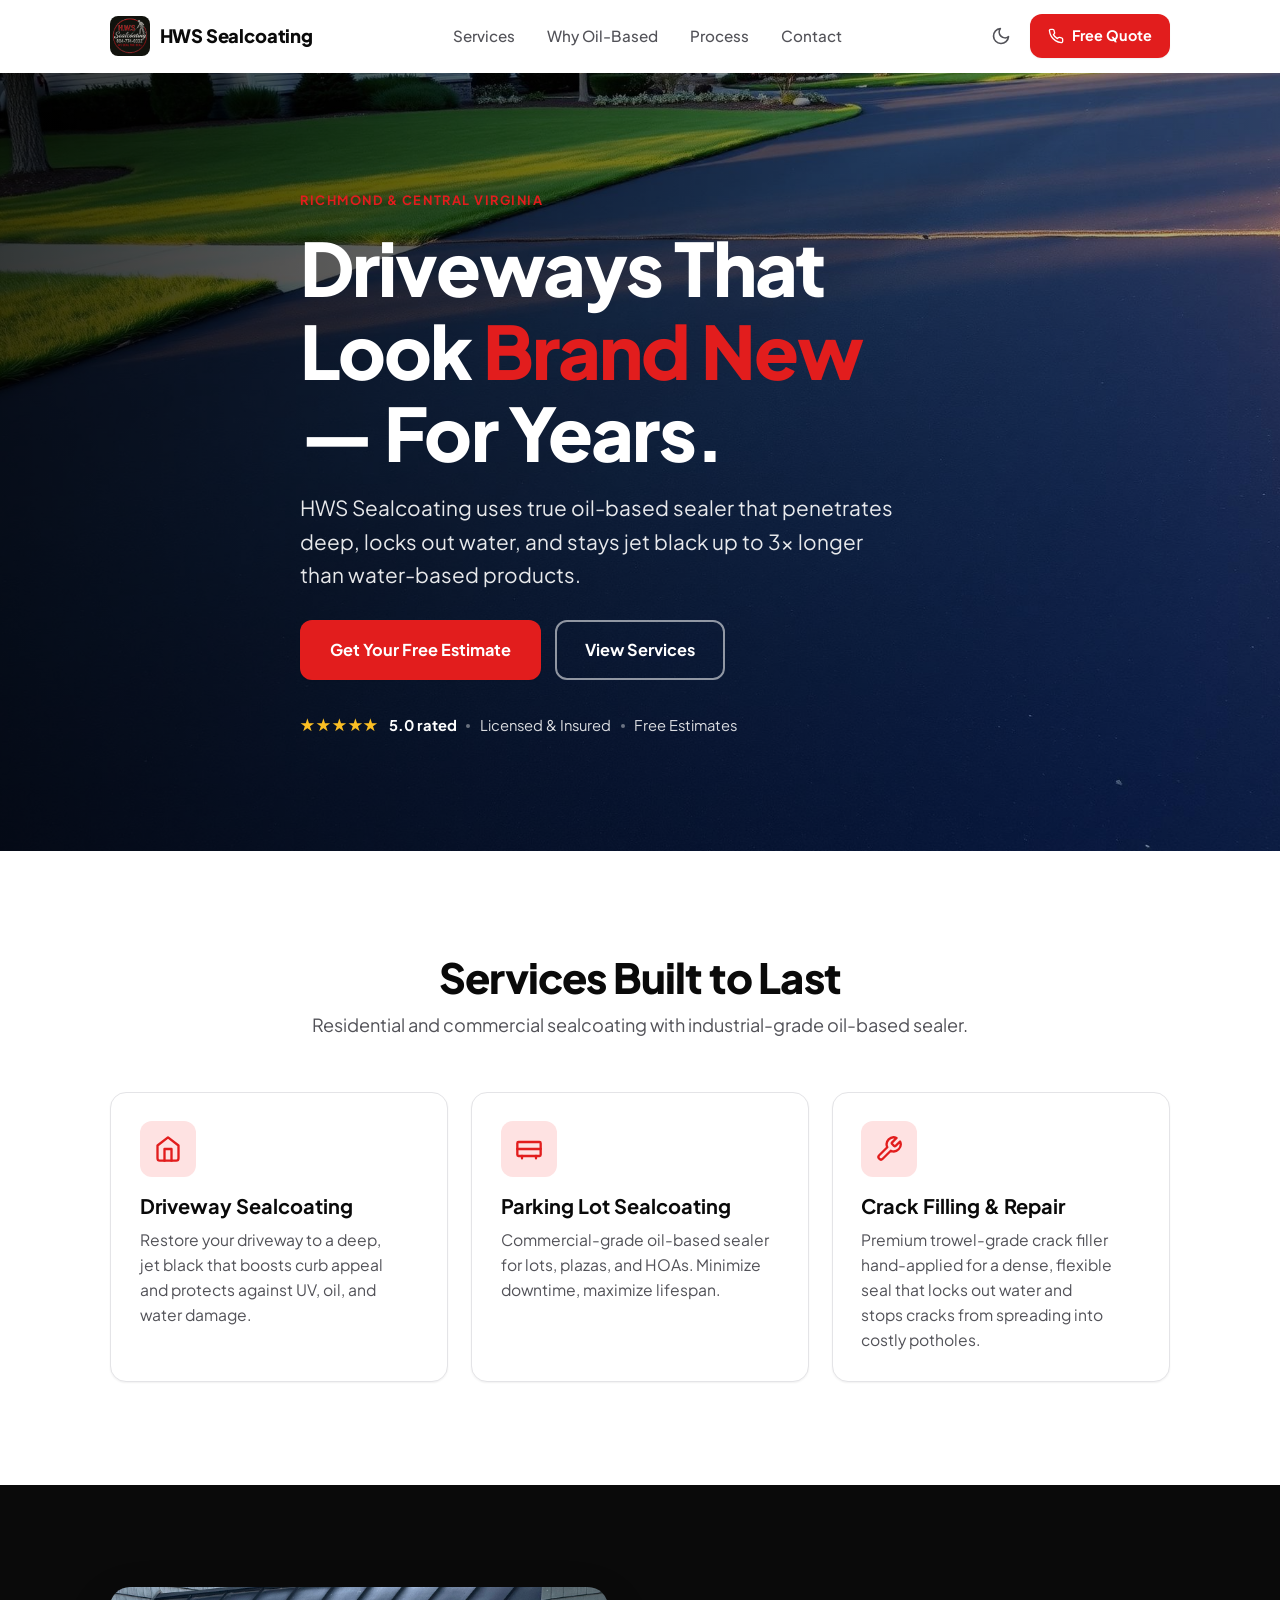
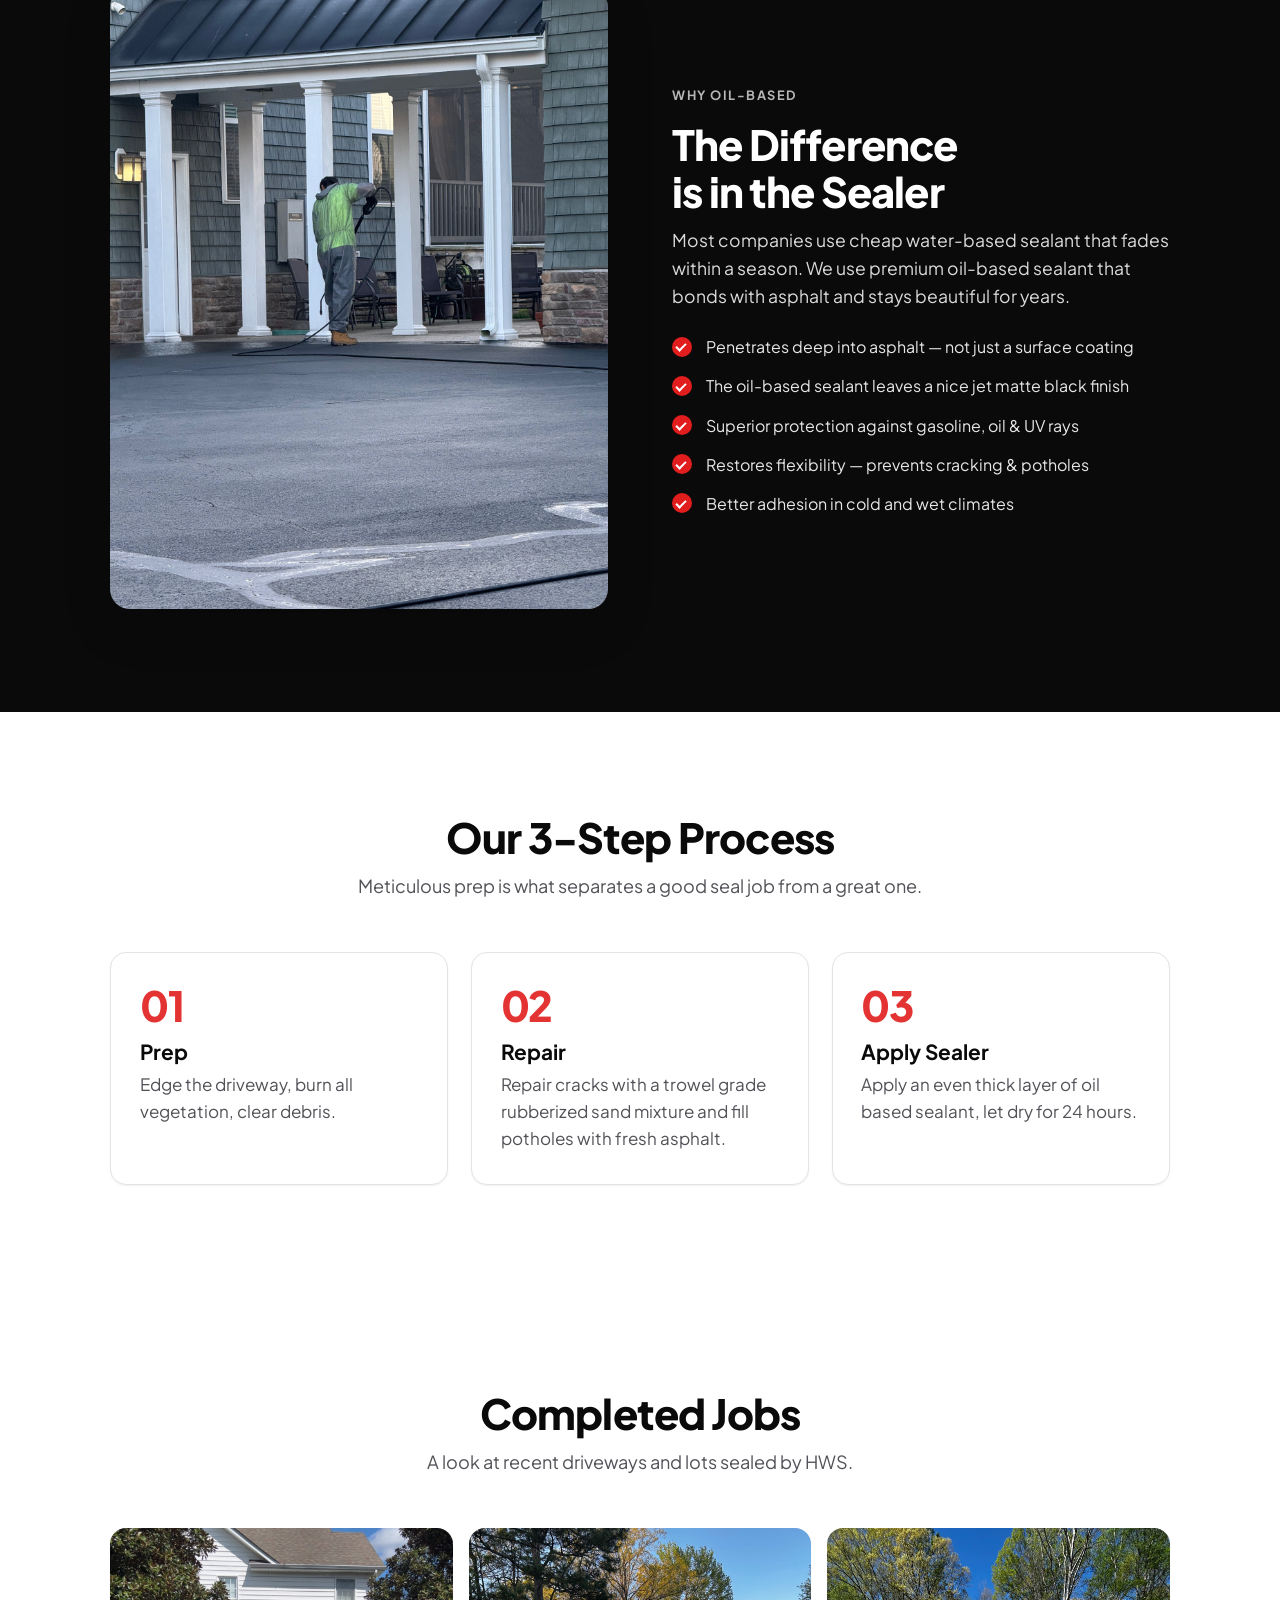
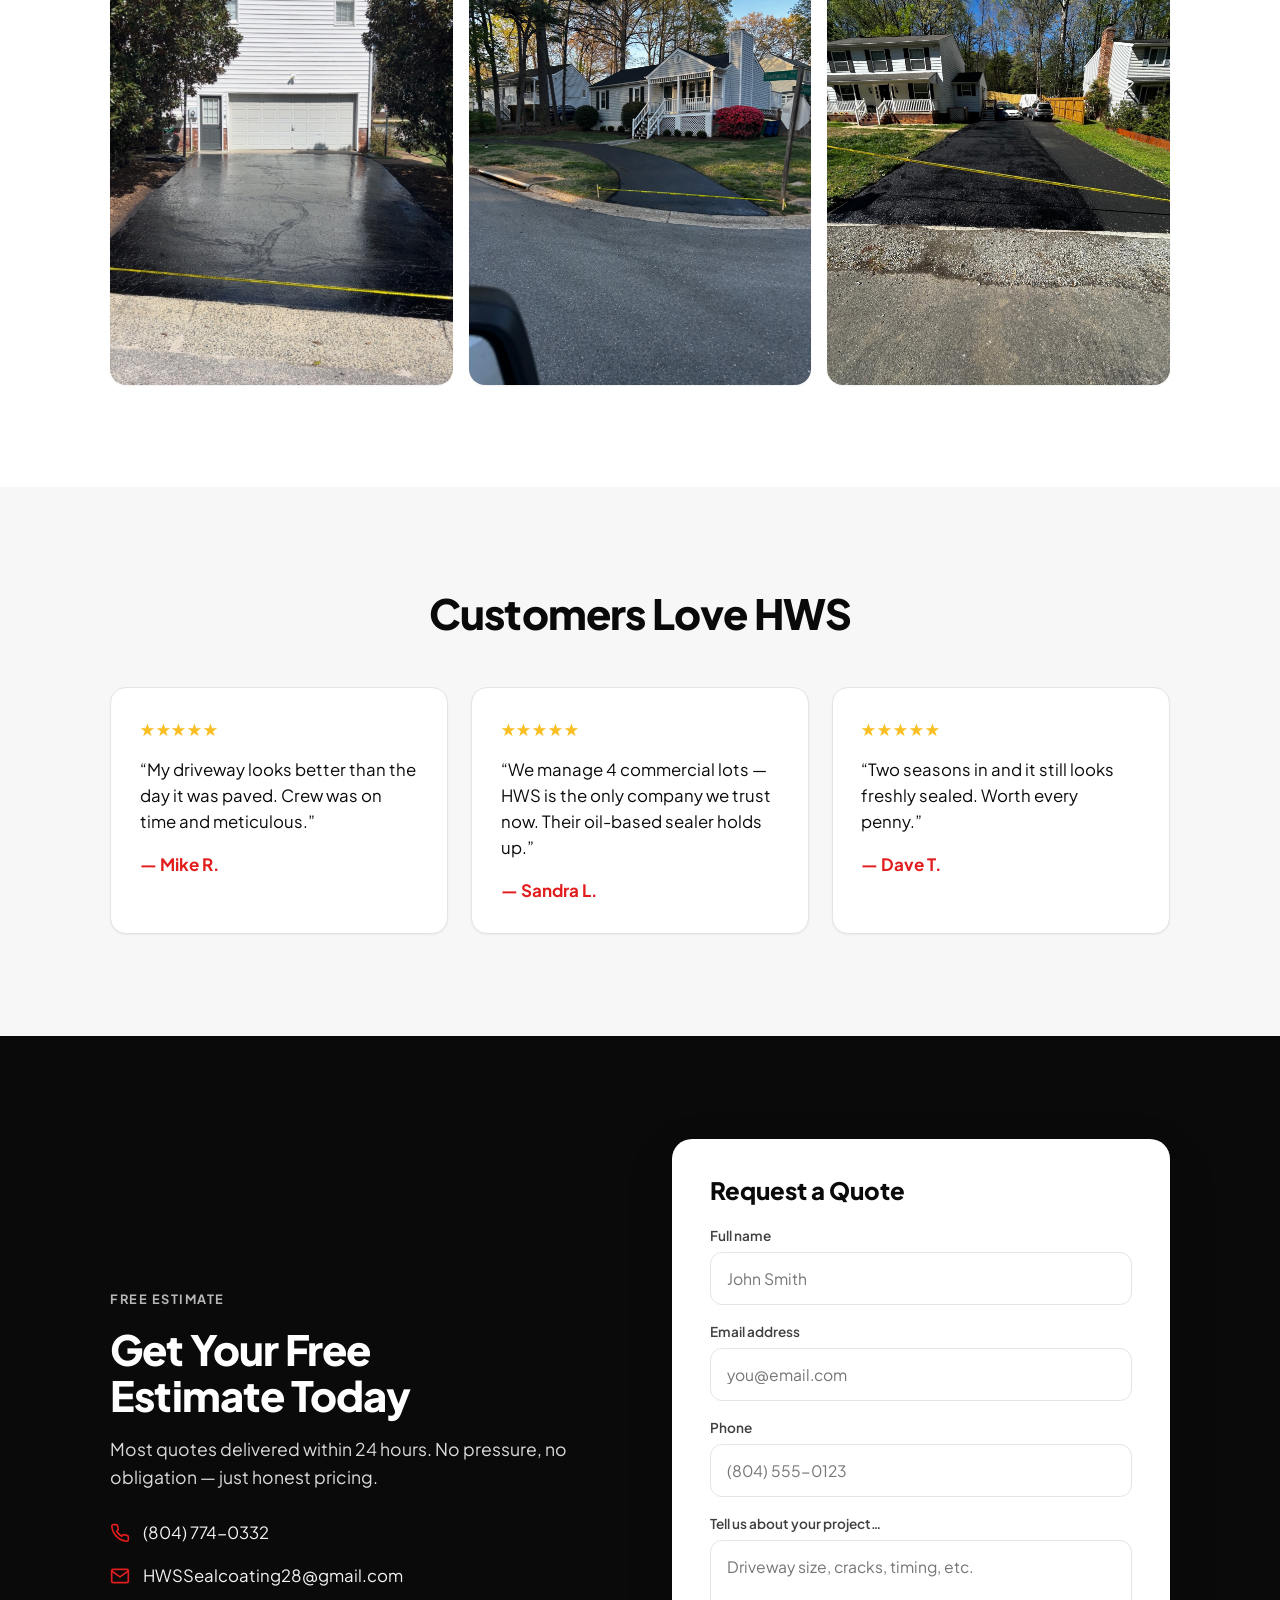
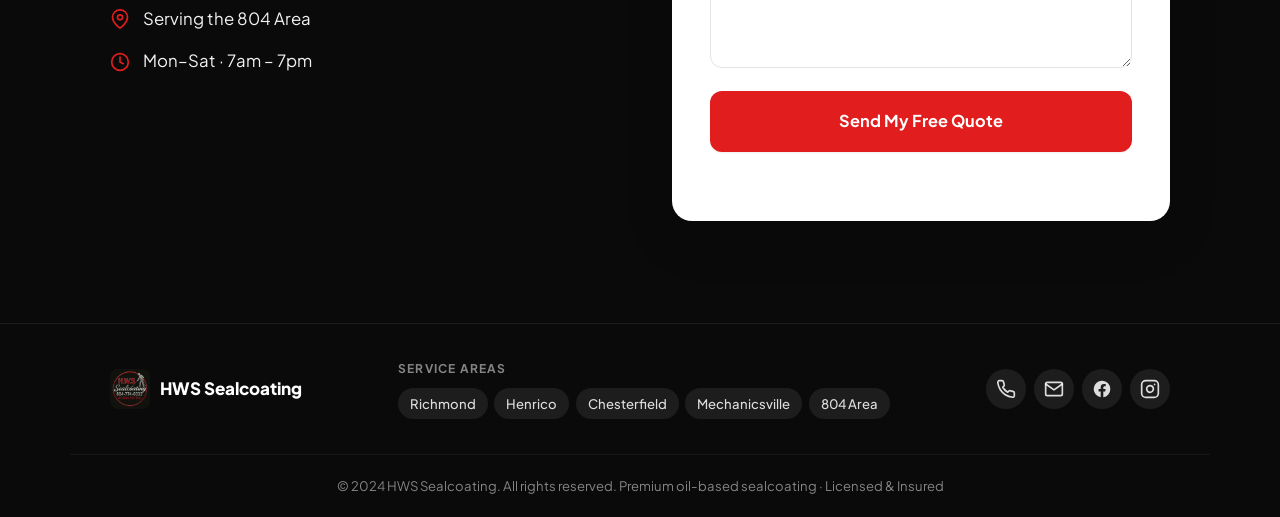
<file: index.html>
<!doctype html>
<html lang="en" data-theme="light">
<head>
  <meta charset="UTF-8" />
  <meta name="viewport" content="width=device-width, initial-scale=1.0" />
  <title>HWS Sealcoating | Driveway &amp; Parking Lot Sealing VA</title>
  <meta name="description" content="Premium oil-based driveway & parking lot sealcoating in Richmond, VA. Jet-black finish that lasts for years. Free estimates.">
  <meta name="author" content="HWS Sealcoating" />
  <link rel="icon" type="image/jpeg" href="assets/hws-logo-DMyXV5b2.jpeg">
  <meta name="google-site-verification" content="gRHA9r8OWBBi9WfFK5utYu6aDNOx7GTTQKz44cHdSeg" />

  <meta property="og:type" content="website" />
  <meta property="og:image" content="og-image.jpg">
  <meta property="og:title" content="HWS Sealcoating — Driveway & Parking Lot Sealing in Richmond, VA">
  <meta property="og:description" content="Premium oil-based sealcoating across Central Virginia. Free estimates, licensed & insured.">
  <meta name="twitter:card" content="summary_large_image" />
  <meta name="twitter:image" content="og-image.jpg">
  <meta name="twitter:title" content="HWS Sealcoating — Driveway & Parking Lot Sealing in Richmond, VA">
  <meta name="twitter:description" content="Premium oil-based sealcoating across Central Virginia. Free estimates, licensed & insured.">

  <link rel="preconnect" href="https://fonts.googleapis.com">
  <link rel="preconnect" href="https://fonts.gstatic.com" crossorigin>
  <link href="https://fonts.googleapis.com/css2?family=Plus+Jakarta+Sans:wght@400;500;600;700;800&display=swap" rel="stylesheet">
  <link rel="stylesheet" href="styles.css">
</head>
<body>
  <!-- HEADER -->
  <header class="header" id="header">
    <div class="container header-inner">
      <a href="#top" class="brand" aria-label="HWS Sealcoating home">
        <img src="assets/hws-logo-DMyXV5b2.jpeg" alt="" class="brand-logo" width="40" height="40">
        <span class="brand-name">HWS Sealcoating</span>
      </a>
      <nav class="nav" aria-label="Primary">
        <a href="#services">Services</a>
        <a href="#why">Why Oil-Based</a>
        <a href="#process">Process</a>
        <a href="#contact">Contact</a>
      </nav>
      <div class="header-actions">
        <button class="theme-toggle" data-theme-toggle aria-label="Toggle dark mode" type="button">
          <svg class="icon-moon" width="20" height="20" viewBox="0 0 24 24" fill="none" stroke="currentColor" stroke-width="2" stroke-linecap="round" stroke-linejoin="round"><path d="M21 12.79A9 9 0 1 1 11.21 3 7 7 0 0 0 21 12.79z"/></svg>
          <svg class="icon-sun" width="20" height="20" viewBox="0 0 24 24" fill="none" stroke="currentColor" stroke-width="2" stroke-linecap="round" stroke-linejoin="round"><circle cx="12" cy="12" r="5"/><path d="M12 1v2M12 21v2M4.22 4.22l1.42 1.42M18.36 18.36l1.42 1.42M1 12h2M21 12h2M4.22 19.78l1.42-1.42M18.36 5.64l1.42-1.42"/></svg>
        </button>
        <a href="#contact" class="btn btn-primary btn-sm header-cta">
          <svg width="16" height="16" viewBox="0 0 24 24" fill="none" stroke="currentColor" stroke-width="2" stroke-linecap="round" stroke-linejoin="round"><path d="M22 16.92v3a2 2 0 0 1-2.18 2 19.79 19.79 0 0 1-8.63-3.07 19.5 19.5 0 0 1-6-6 19.79 19.79 0 0 1-3.07-8.67A2 2 0 0 1 4.11 2h3a2 2 0 0 1 2 1.72c.13.96.36 1.9.7 2.81a2 2 0 0 1-.45 2.11L8.09 9.91a16 16 0 0 0 6 6l1.27-1.27a2 2 0 0 1 2.11-.45c.91.34 1.85.57 2.81.7A2 2 0 0 1 22 16.92z"/></svg>
          Free Quote
        </a>
        <button class="menu-btn" id="menuBtn" aria-label="Open menu" aria-expanded="false" type="button">
          <svg width="24" height="24" viewBox="0 0 24 24" fill="none" stroke="currentColor" stroke-width="2" stroke-linecap="round"><line x1="3" y1="6" x2="21" y2="6"/><line x1="3" y1="12" x2="21" y2="12"/><line x1="3" y1="18" x2="21" y2="18"/></svg>
        </button>
      </div>
    </div>
    <nav class="mobile-nav" id="mobileNav" aria-label="Mobile">
      <a href="#services">Services</a>
      <a href="#why">Why Oil-Based</a>
      <a href="#process">Process</a>
      <a href="#contact">Contact</a>
      <a href="#contact" class="btn btn-primary">Get Free Quote</a>
    </nav>
  </header>

  <main id="top">
    <!-- HERO -->
    <section class="hero" id="hero">
      <div class="hero-bg" style="background-image:url('assets/hero-driveway-CVqzTlDu.jpg')"></div>
      <div class="hero-overlay"></div>
      <div class="container hero-inner">
        <p class="eyebrow">Richmond &amp; Central Virginia</p>
        <h1 class="hero-title">Driveways That Look <span class="accent">Brand New</span> — For Years.</h1>
        <p class="hero-sub">HWS Sealcoating uses true oil-based sealer that penetrates deep, locks out water, and stays jet black up to 3× longer than water-based products.</p>
        <div class="hero-cta">
          <a href="#contact" class="btn btn-primary btn-lg">Get Your Free Estimate</a>
          <a href="#services" class="btn btn-ghost btn-lg">View Services</a>
        </div>
        <div class="trust">
          <span class="stars" aria-label="5.0 out of 5 stars">★★★★★</span>
          <span class="trust-text"><strong>5.0 rated</strong></span>
          <span class="dot"></span>
          <span>Licensed &amp; Insured</span>
          <span class="dot"></span>
          <span>Free Estimates</span>
        </div>
      </div>
    </section>

    <!-- SERVICES -->
    <section class="section" id="services">
      <div class="container">
        <div class="section-head">
          <h2 class="section-title">Services Built to Last</h2>
          <p class="section-sub">Residential and commercial sealcoating with industrial-grade oil-based sealer.</p>
        </div>
        <div class="card-grid three">
          <article class="card">
            <div class="card-icon">
              <svg width="28" height="28" viewBox="0 0 24 24" fill="none" stroke="currentColor" stroke-width="2" stroke-linecap="round" stroke-linejoin="round"><path d="M3 9l9-7 9 7v11a2 2 0 0 1-2 2H5a2 2 0 0 1-2-2z"/><path d="M9 22V12h6v10"/></svg>
            </div>
            <h3>Driveway Sealcoating</h3>
            <p>Restore your driveway to a deep, jet black that boosts curb appeal and protects against UV, oil, and water damage.</p>
          </article>
          <article class="card">
            <div class="card-icon">
              <svg width="28" height="28" viewBox="0 0 24 24" fill="none" stroke="currentColor" stroke-width="2" stroke-linecap="round" stroke-linejoin="round"><rect x="2" y="6" width="20" height="12" rx="1"/><path d="M6 18v2M18 18v2M2 12h20"/></svg>
            </div>
            <h3>Parking Lot Sealcoating</h3>
            <p>Commercial-grade oil-based sealer for lots, plazas, and HOAs. Minimize downtime, maximize lifespan.</p>
          </article>
          <article class="card">
            <div class="card-icon">
              <svg width="28" height="28" viewBox="0 0 24 24" fill="none" stroke="currentColor" stroke-width="2" stroke-linecap="round" stroke-linejoin="round"><path d="M14.7 6.3a1 1 0 0 0 0 1.4l1.6 1.6a1 1 0 0 0 1.4 0l3.77-3.77a6 6 0 0 1-7.94 7.94l-6.91 6.91a2.12 2.12 0 0 1-3-3l6.91-6.91a6 6 0 0 1 7.94-7.94l-3.76 3.76z"/></svg>
            </div>
            <h3>Crack Filling &amp; Repair</h3>
            <p>Premium trowel-grade crack filler hand-applied for a dense, flexible seal that locks out water and stops cracks from spreading into costly potholes.</p>
          </article>
        </div>
      </div>
    </section>

    <!-- WHY OIL-BASED -->
    <section class="section why" id="why">
      <div class="why-grid container">
        <div class="why-media">
          <img src="assets/worker-spraying-CDtag74A.jpg" alt="HWS Sealcoating crew applying oil-based sealer to a driveway" loading="lazy">
        </div>
        <div class="why-content">
          <p class="eyebrow eyebrow-light">Why Oil-Based</p>
          <h2 class="section-title">The Difference is in the Sealer</h2>
          <p class="why-lead">Most companies use cheap water-based sealant that fades within a season. We use premium oil-based sealant that bonds with asphalt and stays beautiful for years.</p>
          <ul class="checklist">
            <li>Penetrates deep into asphalt — not just a surface coating</li>
            <li>The oil-based sealant leaves a nice jet matte black finish</li>
            <li>Superior protection against gasoline, oil &amp; UV rays</li>
            <li>Restores flexibility — prevents cracking &amp; potholes</li>
            <li>Better adhesion in cold and wet climates</li>
          </ul>
        </div>
      </div>
    </section>

    <!-- PROCESS -->
    <section class="section" id="process">
      <div class="container">
        <div class="section-head">
          <h2 class="section-title">Our 3-Step Process</h2>
          <p class="section-sub">Meticulous prep is what separates a good seal job from a great one.</p>
        </div>
        <div class="process-grid">
          <article class="step">
            <span class="step-num">01</span>
            <h3>Prep</h3>
            <p>Edge the driveway, burn all vegetation, clear debris.</p>
          </article>
          <article class="step">
            <span class="step-num">02</span>
            <h3>Repair</h3>
            <p>Repair cracks with a trowel grade rubberized sand mixture and fill potholes with fresh asphalt.</p>
          </article>
          <article class="step">
            <span class="step-num">03</span>
            <h3>Apply Sealer</h3>
            <p>Apply an even thick layer of oil based sealant, let dry for 24 hours.</p>
          </article>
        </div>
      </div>
    </section>

    <!-- GALLERY -->
    <section class="section gallery-section" id="work">
      <div class="container">
        <div class="section-head">
          <h2 class="section-title">Completed Jobs</h2>
          <p class="section-sub">A look at recent driveways and lots sealed by HWS.</p>
        </div>
        <div class="gallery">
          <figure class="gal-item"><img src="assets/job-2-Dp84AQKn.jpeg" alt="Completed residential driveway sealed jet black by HWS Sealcoating" loading="lazy"></figure>
          <figure class="gal-item"><img src="assets/job-3-u3rG0MIy.jpeg" alt="Finished commercial parking lot sealcoating job" loading="lazy"></figure>
          <figure class="gal-item"><img src="assets/job-4--g6eT7DI.jpeg" alt="Sealcoated driveway with crisp edges and deep black finish" loading="lazy"></figure>
        </div>
      </div>
    </section>

    <!-- TESTIMONIALS -->
    <section class="section testi-section" id="reviews">
      <div class="container">
        <div class="section-head">
          <h2 class="section-title">Customers Love HWS</h2>
        </div>
        <div class="card-grid three">
          <article class="card testi">
            <span class="stars" aria-label="5 stars">★★★★★</span>
            <blockquote>“My driveway looks better than the day it was paved. Crew was on time and meticulous.”</blockquote>
            <cite>— Mike R.</cite>
          </article>
          <article class="card testi">
            <span class="stars" aria-label="5 stars">★★★★★</span>
            <blockquote>“We manage 4 commercial lots — HWS is the only company we trust now. Their oil-based sealer holds up.”</blockquote>
            <cite>— Sandra L.</cite>
          </article>
          <article class="card testi">
            <span class="stars" aria-label="5 stars">★★★★★</span>
            <blockquote>“Two seasons in and it still looks freshly sealed. Worth every penny.”</blockquote>
            <cite>— Dave T.</cite>
          </article>
        </div>
      </div>
    </section>

    <!-- CONTACT / QUOTE -->
    <section class="section contact" id="contact">
      <div class="contact-grid container">
        <div class="contact-info">
          <p class="eyebrow eyebrow-light">Free Estimate</p>
          <h2 class="section-title">Get Your Free Estimate Today</h2>
          <p class="contact-lead">Most quotes delivered within 24 hours. No pressure, no obligation — just honest pricing.</p>
          <ul class="contact-list">
            <li>
              <svg width="20" height="20" viewBox="0 0 24 24" fill="none" stroke="currentColor" stroke-width="2" stroke-linecap="round" stroke-linejoin="round"><path d="M22 16.92v3a2 2 0 0 1-2.18 2 19.79 19.79 0 0 1-8.63-3.07 19.5 19.5 0 0 1-6-6 19.79 19.79 0 0 1-3.07-8.67A2 2 0 0 1 4.11 2h3a2 2 0 0 1 2 1.72c.13.96.36 1.9.7 2.81a2 2 0 0 1-.45 2.11L8.09 9.91a16 16 0 0 0 6 6l1.27-1.27a2 2 0 0 1 2.11-.45c.91.34 1.85.57 2.81.7A2 2 0 0 1 22 16.92z"/></svg>
              <a href="tel:+18047740332">(804) 774-0332</a>
            </li>
            <li>
              <svg width="20" height="20" viewBox="0 0 24 24" fill="none" stroke="currentColor" stroke-width="2" stroke-linecap="round" stroke-linejoin="round"><path d="M4 4h16a2 2 0 0 1 2 2v12a2 2 0 0 1-2 2H4a2 2 0 0 1-2-2V6a2 2 0 0 1 2-2z"/><polyline points="22,6 12,13 2,6"/></svg>
              <a href="mailto:HWSSealcoating28@gmail.com">HWSSealcoating28@gmail.com</a>
            </li>
            <li>
              <svg width="20" height="20" viewBox="0 0 24 24" fill="none" stroke="currentColor" stroke-width="2" stroke-linecap="round" stroke-linejoin="round"><path d="M21 10c0 7-9 13-9 13s-9-6-9-13a9 9 0 0 1 18 0z"/><circle cx="12" cy="10" r="3"/></svg>
              <span>Serving the 804 Area</span>
            </li>
            <li>
              <svg width="20" height="20" viewBox="0 0 24 24" fill="none" stroke="currentColor" stroke-width="2" stroke-linecap="round" stroke-linejoin="round"><circle cx="12" cy="12" r="10"/><polyline points="12 6 12 12 16 14"/></svg>
              <span>Mon–Sat · 7am – 7pm</span>
            </li>
          </ul>
        </div>
        <div class="contact-form-wrap">
          <form class="quote-form" id="quoteForm" action="https://api.web3forms.com/submit" method="POST">
            <h3>Request a Quote</h3>
            <input type="hidden" name="access_key" value="5395c135-706d-4ed7-904c-48ce03155061">
            <input type="hidden" name="subject" value="New Quote Request — HWS Sealcoating Website">
            <input type="hidden" name="from_name" value="HWS Sealcoating Website">
            <input type="hidden" name="redirect" value="https://vanderpooljackson-cmd.github.io/hws-sealcoating/success.html">
            <input type="checkbox" name="botcheck" class="hidden" style="display:none">
            <div class="field">
              <label for="name">Full name</label>
              <input type="text" id="name" name="name" placeholder="John Smith" required>
            </div>
            <div class="field">
              <label for="email">Email address</label>
              <input type="email" id="email" name="email" placeholder="you@email.com" required>
            </div>
            <div class="field">
              <label for="phone">Phone</label>
              <input type="tel" id="phone" name="phone" placeholder="(804) 555-0123">
            </div>
            <div class="field">
              <label for="message">Tell us about your project…</label>
              <textarea id="message" name="message" rows="4" placeholder="Driveway size, cracks, timing, etc." required></textarea>
            </div>
            <button type="submit" class="btn btn-primary btn-block btn-lg" id="submitBtn">Send My Free Quote</button>
            <p class="form-status" id="formStatus" role="status" aria-live="polite"></p>
          </form>
        </div>
      </div>
    </section>
  </main>

  <!-- FOOTER -->
  <footer class="footer">
    <div class="container footer-inner">
      <div class="footer-brand">
        <img src="assets/hws-logo-DMyXV5b2.jpeg" alt="" class="brand-logo" width="36" height="36">
        <span class="brand-name">HWS Sealcoating</span>
      </div>
      <div class="footer-areas">
        <span class="footer-label">Service Areas</span>
        <div class="area-tags">
          <span class="tag">Richmond</span>
          <span class="tag">Henrico</span>
          <span class="tag">Chesterfield</span>
          <span class="tag">Mechanicsville</span>
          <span class="tag">804 Area</span>
        </div>
      </div>
      <div class="footer-social">
        <a href="tel:+18047740332" aria-label="Call HWS Sealcoating"><svg width="20" height="20" viewBox="0 0 24 24" fill="none" stroke="currentColor" stroke-width="2" stroke-linecap="round" stroke-linejoin="round"><path d="M22 16.92v3a2 2 0 0 1-2.18 2 19.79 19.79 0 0 1-8.63-3.07 19.5 19.5 0 0 1-6-6 19.79 19.79 0 0 1-3.07-8.67A2 2 0 0 1 4.11 2h3a2 2 0 0 1 2 1.72c.13.96.36 1.9.7 2.81a2 2 0 0 1-.45 2.11L8.09 9.91a16 16 0 0 0 6 6l1.27-1.27a2 2 0 0 1 2.11-.45c.91.34 1.85.57 2.81.7A2 2 0 0 1 22 16.92z"/></svg></a>
        <a href="mailto:HWSSealcoating28@gmail.com" aria-label="Email HWS Sealcoating"><svg width="20" height="20" viewBox="0 0 24 24" fill="none" stroke="currentColor" stroke-width="2" stroke-linecap="round" stroke-linejoin="round"><path d="M4 4h16a2 2 0 0 1 2 2v12a2 2 0 0 1-2 2H4a2 2 0 0 1-2-2V6a2 2 0 0 1 2-2z"/><polyline points="22,6 12,13 2,6"/></svg></a>
        <a href="https://www.facebook.com/profile.php?id=100078098087089" target="_blank" rel="noopener" aria-label="HWS Sealcoating on Facebook"><svg width="20" height="20" viewBox="0 0 24 24" fill="currentColor"><path d="M22 12a10 10 0 1 0-11.56 9.88v-6.99H7.9V12h2.54V9.8c0-2.5 1.49-3.89 3.78-3.89 1.09 0 2.24.2 2.24.2v2.46h-1.26c-1.24 0-1.63.77-1.63 1.56V12h2.78l-.44 2.89h-2.34v6.99A10 10 0 0 0 22 12z"/></svg></a>
        <a href="https://www.instagram.com/" target="_blank" rel="noopener" aria-label="HWS Sealcoating on Instagram"><svg width="20" height="20" viewBox="0 0 24 24" fill="none" stroke="currentColor" stroke-width="2" stroke-linecap="round" stroke-linejoin="round"><rect x="2" y="2" width="20" height="20" rx="5"/><path d="M16 11.37A4 4 0 1 1 12.63 8 4 4 0 0 1 16 11.37z"/><line x1="17.5" y1="6.5" x2="17.51" y2="6.5"/></svg></a>
      </div>
    </div>
    <div class="container footer-bottom">
      <p>© 2024 HWS Sealcoating. All rights reserved. Premium oil-based sealcoating · Licensed &amp; Insured</p>
    </div>
  </footer>

  <script src="app.js" defer></script>
</body>
</html>
</file>
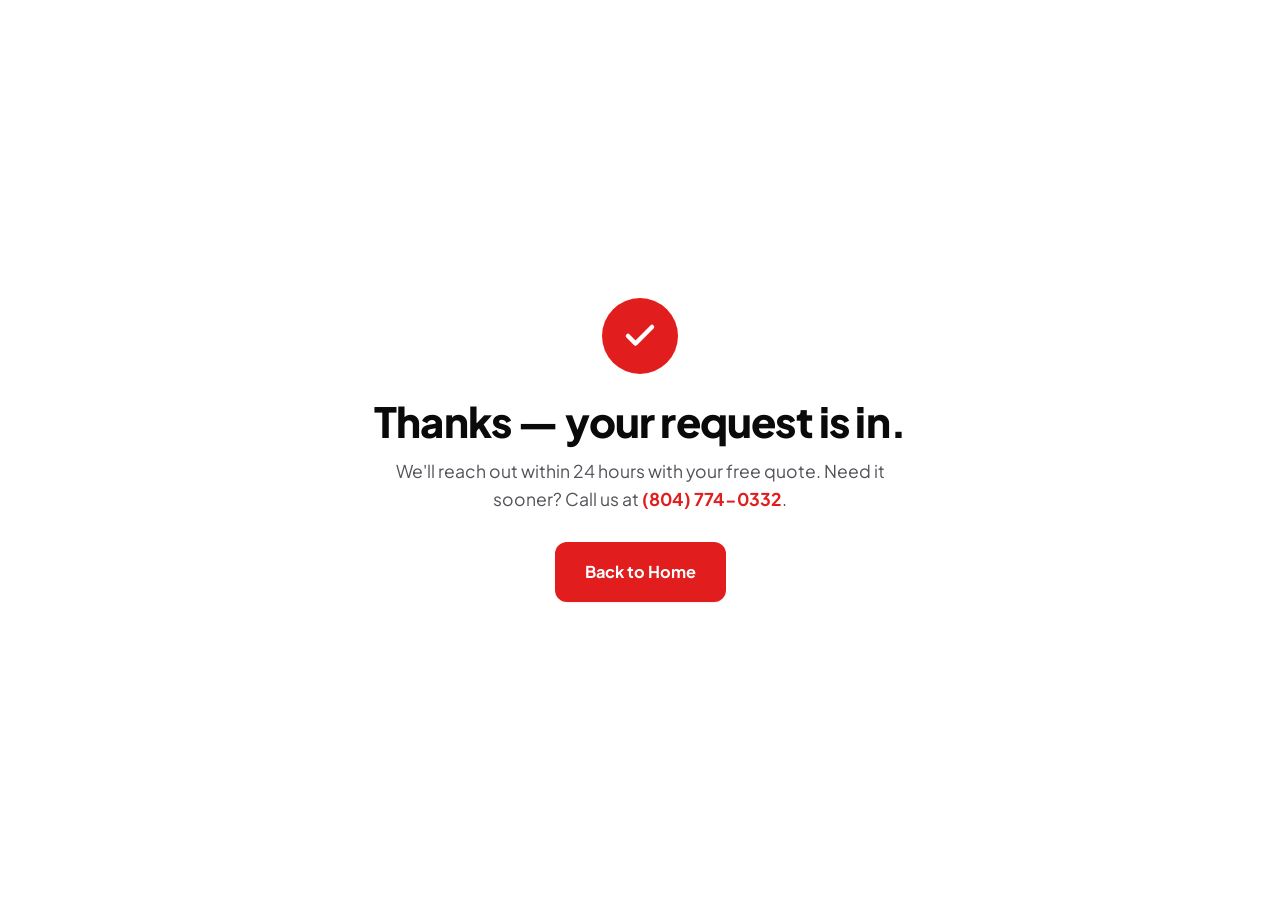
<file: success.html>
<!doctype html>
<html lang="en" data-theme="light">
<head>
  <meta charset="UTF-8" />
  <meta name="viewport" content="width=device-width, initial-scale=1.0" />
  <title>Thanks — HWS Sealcoating</title>
  <meta name="robots" content="noindex">
  <link rel="icon" type="image/jpeg" href="assets/hws-logo-DMyXV5b2.jpeg">
  <link rel="preconnect" href="https://fonts.googleapis.com">
  <link rel="preconnect" href="https://fonts.gstatic.com" crossorigin>
  <link href="https://fonts.googleapis.com/css2?family=Plus+Jakarta+Sans:wght@400;500;600;700;800&display=swap" rel="stylesheet">
  <link rel="stylesheet" href="styles.css">
  <style>
    .thanks { min-height: 100dvh; display: flex; align-items: center; justify-content: center; text-align: center; padding: 2rem; }
    .thanks-card { max-width: 540px; }
    .thanks-check { width: 76px; height: 76px; border-radius: 50%; background: var(--color-primary); color: #fff; display: inline-flex; align-items: center; justify-content: center; margin-bottom: 1.5rem; }
    .thanks h1 { font-size: clamp(1.8rem, 1.3rem + 1.8vw, 2.6rem); font-weight: 800; letter-spacing: -0.02em; margin-bottom: 0.8rem; }
    .thanks p { font-size: 1.1rem; color: var(--color-text-muted); margin-bottom: 1.8rem; }
  </style>
</head>
<body>
  <main class="thanks">
    <div class="thanks-card">
      <div class="thanks-check">
        <svg width="36" height="36" viewBox="0 0 24 24" fill="none" stroke="currentColor" stroke-width="3" stroke-linecap="round" stroke-linejoin="round"><polyline points="20 6 9 17 4 12"/></svg>
      </div>
      <h1>Thanks — your request is in.</h1>
      <p>We'll reach out within 24 hours with your free quote. Need it sooner? Call us at <a href="tel:+18047740332" style="color:var(--color-primary);font-weight:700">(804) 774-0332</a>.</p>
      <a href="https://vanderpooljackson-cmd.github.io/hws-sealcoating/" class="btn btn-primary btn-lg">Back to Home</a>
    </div>
  </main>
</body>
</html>
</file>
<file: styles.css>
/* HWS Sealcoating — clean rebuild */

:root,
[data-theme='light'] {
  /* Brand: jet-black asphalt + red accent */
  --color-bg: #ffffff;
  --color-surface: #ffffff;
  --color-surface-2: #f7f7f8;
  --color-surface-offset: #f1f1f3;
  --color-border: #e4e4e7;
  --color-divider: #ececef;
  --color-text: #0a0a0a;
  --color-text-muted: #525258;
  --color-text-faint: #9a9aa2;
  --color-text-inverse: #ffffff;

  --color-primary: #e21d1d;        /* red 0 85% 50% */
  --color-primary-hover: #c11414;
  --color-primary-active: #a00f0f;
  --color-primary-soft: #fee2e2;

  --color-ink: #0a0a0a;            /* jet black for dark sections */

  --radius-sm: 0.5rem;
  --radius-md: 0.75rem;
  --radius-lg: 1rem;
  --radius-xl: 1.25rem;
  --radius-full: 9999px;

  --shadow-sm: 0 1px 2px rgba(0,0,0,0.06);
  --shadow-md: 0 6px 20px rgba(0,0,0,0.08);
  --shadow-lg: 0 18px 50px rgba(0,0,0,0.14);

  --font-body: 'Plus Jakarta Sans', system-ui, -apple-system, 'Segoe UI', sans-serif;
  --font-display: 'Plus Jakarta Sans', system-ui, sans-serif;

  --content-default: 1140px;

  --transition: 180ms cubic-bezier(0.16, 1, 0.3, 1);
}

[data-theme='dark'] {
  --color-bg: #0a0a0a;
  --color-surface: #141414;
  --color-surface-2: #1a1a1a;
  --color-surface-offset: #181818;
  --color-border: #2a2a2a;
  --color-divider: #222222;
  --color-text: #f4f4f5;
  --color-text-muted: #a1a1aa;
  --color-text-faint: #6b6b72;
  --color-text-inverse: #0a0a0a;

  --color-primary: #ff3b3b;
  --color-primary-hover: #ff5757;
  --color-primary-active: #e21d1d;
  --color-primary-soft: #2a1414;

  --color-ink: #0a0a0a;

  --shadow-sm: 0 1px 2px rgba(0,0,0,0.4);
  --shadow-md: 0 6px 20px rgba(0,0,0,0.5);
  --shadow-lg: 0 18px 50px rgba(0,0,0,0.6);
}

/* ---------- Base ---------- */
*, *::before, *::after { box-sizing: border-box; margin: 0; padding: 0; }
html {
  -webkit-text-size-adjust: none;
  -webkit-font-smoothing: antialiased;
  -moz-osx-font-smoothing: grayscale;
  text-rendering: optimizeLegibility;
  scroll-behavior: smooth;
  scroll-padding-top: 88px;
}
body {
  min-height: 100dvh;
  line-height: 1.6;
  font-family: var(--font-body);
  font-size: clamp(1rem, 0.96rem + 0.2vw, 1.0625rem);
  color: var(--color-text);
  background-color: var(--color-bg);
}
img, picture, svg { display: block; max-width: 100%; height: auto; }
a { color: inherit; text-decoration: none; }
ul { list-style: none; }
input, button, textarea, select { font: inherit; color: inherit; }
h1, h2, h3 { text-wrap: balance; line-height: 1.12; font-family: var(--font-display); }
p, li { text-wrap: pretty; }
::selection { background: var(--color-primary); color: #fff; }
:focus-visible { outline: 2px solid var(--color-primary); outline-offset: 3px; border-radius: var(--radius-sm); }
a, button, input, textarea, select { transition: color var(--transition), background var(--transition), border-color var(--transition), box-shadow var(--transition), transform var(--transition); }
button { cursor: pointer; background: none; border: none; }

.container { width: 100%; max-width: var(--content-default); margin-inline: auto; padding-inline: clamp(1.25rem, 4vw, 2.5rem); }

.hidden { display: none !important; }

/* ---------- Buttons ---------- */
.btn {
  display: inline-flex; align-items: center; justify-content: center; gap: 0.5rem;
  font-weight: 700; font-size: var(--text-sm, 0.95rem);
  padding: 0.75rem 1.4rem; border-radius: var(--radius-md);
  border: 2px solid transparent; white-space: nowrap;
}
.btn-primary { background: var(--color-primary); color: #fff; box-shadow: var(--shadow-sm); }
.btn-primary:hover { background: var(--color-primary-hover); transform: translateY(-1px); box-shadow: var(--shadow-md); }
.btn-primary:active { background: var(--color-primary-active); transform: translateY(0); }
.btn-ghost { background: transparent; color: #fff; border-color: rgba(255,255,255,0.55); }
.btn-ghost:hover { background: rgba(255,255,255,0.1); border-color: #fff; }
.btn-lg { padding: 0.95rem 1.75rem; font-size: 1.02rem; }
.btn-sm { padding: 0.55rem 1rem; font-size: 0.9rem; }
.btn-block { width: 100%; }

/* ---------- Header ---------- */
.header { position: sticky; top: 0; z-index: 50; background: color-mix(in oklab, var(--color-bg) 88%, transparent); backdrop-filter: blur(14px); border-bottom: 1px solid transparent; transition: box-shadow var(--transition), border-color var(--transition), background var(--transition); }
.header.scrolled { box-shadow: var(--shadow-sm); border-bottom-color: var(--color-border); }
.header-inner { display: flex; align-items: center; justify-content: space-between; height: 72px; gap: 1rem; }
.brand { display: flex; align-items: center; gap: 0.6rem; font-weight: 800; font-size: 1.15rem; letter-spacing: -0.01em; }
.brand-logo { width: 40px; height: 40px; border-radius: var(--radius-sm); object-fit: cover; }
.nav { display: flex; gap: 2rem; }
.nav a { font-size: 0.95rem; font-weight: 500; color: var(--color-text-muted); }
.nav a:hover { color: var(--color-text); }
.header-actions { display: flex; align-items: center; gap: 0.6rem; }
.menu-btn { display: none; color: var(--color-text); }
.theme-toggle { color: var(--color-text-muted); display: inline-flex; align-items: center; justify-content: center; width: 38px; height: 38px; border-radius: var(--radius-full); }
.theme-toggle:hover { background: var(--color-surface-2); color: var(--color-text); }
.icon-sun { display: none; }
[data-theme='dark'] .icon-moon { display: none; }
[data-theme='dark'] .icon-sun { display: block; }
.mobile-nav { display: none; flex-direction: column; gap: 0.25rem; padding: 0.75rem clamp(1.25rem, 4vw, 2.5rem) 1.25rem; border-bottom: 1px solid var(--color-border); background: var(--color-bg); }
.mobile-nav.open { display: flex; }
.mobile-nav a { padding: 0.7rem 0.5rem; font-weight: 500; color: var(--color-text-muted); border-radius: var(--radius-sm); }
.mobile-nav a:hover { color: var(--color-text); background: var(--color-surface-2); }
.mobile-nav .btn { margin-top: 0.5rem; }

@media (max-width: 820px) {
  .nav { display: none; }
  .menu-btn { display: inline-flex; }
  .header-cta { display: none; }
}

/* ---------- Hero ---------- */
.hero { position: relative; min-height: clamp(560px, 86vh, 820px); display: flex; align-items: center; color: #fff; overflow: hidden; }
.hero-bg { position: absolute; inset: 0; background-size: cover; background-position: center; transform: scale(1.04); }
.hero-overlay { position: absolute; inset: 0; background: linear-gradient(90deg, rgba(0,0,0,0.78) 0%, rgba(0,0,0,0.5) 55%, rgba(0,0,0,0.25) 100%); }
.hero-inner { position: relative; z-index: 1; padding-block: clamp(4rem, 9vw, 7rem); max-width: 760px; }
.eyebrow { display: inline-block; font-size: 0.8rem; font-weight: 700; letter-spacing: 0.12em; text-transform: uppercase; color: var(--color-primary); margin-bottom: 1rem; }
.eyebrow-light { color: rgba(255,255,255,0.7); }
.hero-title { font-size: clamp(2.4rem, 1.2rem + 5vw, 4.6rem); font-weight: 800; letter-spacing: -0.025em; margin-bottom: 1.1rem; }
.accent { color: var(--color-primary); }
.hero-sub { font-size: clamp(1.05rem, 1rem + 0.4vw, 1.3rem); color: rgba(255,255,255,0.9); max-width: 600px; margin-bottom: 1.8rem; }
.hero-cta { display: flex; flex-wrap: wrap; gap: 0.85rem; margin-bottom: 2rem; }
.trust { display: flex; flex-wrap: wrap; align-items: center; gap: 0.6rem; font-size: 0.92rem; color: rgba(255,255,255,0.85); }
.stars { color: #fbbf24; letter-spacing: 0.05em; font-size: 1.05rem; }
.trust-text strong { color: #fff; }
.trust .dot { width: 4px; height: 4px; border-radius: 50%; background: rgba(255,255,255,0.4); }

/* ---------- Sections ---------- */
.section { padding-block: clamp(3.5rem, 8vw, 6.5rem); }
.section-head { text-align: center; max-width: 680px; margin: 0 auto clamp(2.2rem, 4vw, 3.2rem); }
.section-title { font-size: clamp(1.8rem, 1.3rem + 1.8vw, 2.6rem); font-weight: 800; letter-spacing: -0.02em; margin-bottom: 0.7rem; }
.section-sub { font-size: clamp(1rem, 0.97rem + 0.2vw, 1.15rem); color: var(--color-text-muted); }

/* ---------- Cards ---------- */
.card-grid { display: grid; gap: 1.4rem; }
.card-grid.three { grid-template-columns: repeat(3, 1fr); }
.card { background: var(--color-surface); border: 1px solid var(--color-border); border-radius: var(--radius-lg); padding: 1.8rem; box-shadow: var(--shadow-sm); }
.card h3 { font-size: 1.25rem; font-weight: 700; margin-bottom: 0.6rem; }
.card p { color: var(--color-text-muted); font-size: 0.98rem; }
.card-icon { display: inline-flex; align-items: center; justify-content: center; width: 56px; height: 56px; border-radius: var(--radius-md); background: var(--color-primary-soft); color: var(--color-primary); margin-bottom: 1.1rem; }
@media (max-width: 880px) { .card-grid.three { grid-template-columns: 1fr; } }

/* ---------- Why ---------- */
.why { background: var(--color-ink); color: #fff; }
.why-grid { display: grid; grid-template-columns: 1fr 1fr; gap: clamp(2rem, 5vw, 4.5rem); align-items: center; }
.why-media img { border-radius: var(--radius-xl); width: 100%; height: 100%; object-fit: cover; aspect-ratio: 4 / 5; box-shadow: var(--shadow-lg); }
.why-content .section-title { color: #fff; }
.why-lead { font-size: 1.1rem; color: rgba(255,255,255,0.85); margin-bottom: 1.5rem; }
.checklist { display: flex; flex-direction: column; gap: 0.85rem; }
.checklist li { position: relative; padding-left: 2.1rem; color: rgba(255,255,255,0.9); font-size: 1rem; }
.checklist li::before { content: ""; position: absolute; left: 0; top: 0.15em; width: 20px; height: 20px; border-radius: 50%; background: var(--color-primary); }
.checklist li::after { content: ""; position: absolute; left: 6px; top: 0.45em; width: 6px; height: 10px; border: solid #fff; border-width: 0 2px 2px 0; transform: rotate(45deg); }
@media (max-width: 880px) { .why-grid { grid-template-columns: 1fr; } }

/* ---------- Process ---------- */
.process-grid { display: grid; grid-template-columns: repeat(3, 1fr); gap: 1.4rem; }
.step { background: var(--color-surface); border: 1px solid var(--color-border); border-radius: var(--radius-lg); padding: 2rem 1.8rem; position: relative; overflow: hidden; box-shadow: var(--shadow-sm); }
.step-num { display: block; font-size: 2.6rem; font-weight: 800; color: var(--color-primary); opacity: 0.9; line-height: 1; margin-bottom: 0.8rem; letter-spacing: -0.03em; }
.step h3 { font-size: 1.3rem; margin-bottom: 0.5rem; }
.step p { color: var(--color-text-muted); }
@media (max-width: 880px) { .process-grid { grid-template-columns: 1fr; } }

/* ---------- Gallery ---------- */
.gallery { display: grid; grid-template-columns: repeat(3, 1fr); gap: 1rem; }
.gal-item { overflow: hidden; border-radius: var(--radius-lg); aspect-ratio: 3 / 4; box-shadow: var(--shadow-sm); }
.gal-item img { width: 100%; height: 100%; object-fit: cover; transition: transform 600ms cubic-bezier(0.16,1,0.3,1); }
.gal-item:hover img { transform: scale(1.05); }
@media (max-width: 880px) { .gallery { grid-template-columns: 1fr 1fr; } .gal-item:first-child { grid-column: 1 / -1; aspect-ratio: 16/9; } }

/* ---------- Testimonials ---------- */
.testi-section { background: var(--color-surface-2); }
.testi { text-align: left; }
.testi .stars { margin-bottom: 0.8rem; display: block; }
.testi blockquote { font-size: 1.05rem; color: var(--color-text); margin-bottom: 1rem; line-height: 1.55; }
.testi cite { font-style: normal; font-weight: 700; color: var(--color-primary); }

/* ---------- Contact ---------- */
.contact { background: var(--color-ink); color: #fff; }
.contact-grid { display: grid; grid-template-columns: 1fr 1fr; gap: clamp(2rem, 5vw, 4rem); align-items: center; }
.contact-info .section-title { color: #fff; }
.contact-lead { font-size: 1.1rem; color: rgba(255,255,255,0.85); margin: 1rem 0 1.8rem; }
.contact-list { display: flex; flex-direction: column; gap: 1rem; }
.contact-list li { display: flex; align-items: center; gap: 0.8rem; color: rgba(255,255,255,0.95); font-size: 1.05rem; }
.contact-list svg { color: var(--color-primary); flex-shrink: 0; }
.contact-list a:hover { color: var(--color-primary); }

.contact-form-wrap { background: #fff; border-radius: var(--radius-xl); padding: clamp(1.6rem, 3vw, 2.4rem); box-shadow: var(--shadow-lg); }
[data-theme='dark'] .contact-form-wrap { background: var(--color-surface); border: 1px solid var(--color-border); }
.quote-form h3 { font-size: 1.5rem; font-weight: 800; margin-bottom: 1.3rem; color: #0a0a0a; }
[data-theme='dark'] .quote-form h3 { color: var(--color-text); }
.field { margin-bottom: 1rem; }
.field label { display: block; font-size: 0.85rem; font-weight: 600; margin-bottom: 0.35rem; color: #404040; }
[data-theme='dark'] .field label { color: var(--color-text-muted); }
.field input, .field textarea { width: 100%; padding: 0.8rem 0.95rem; border: 1.5px solid #e4e4e7; border-radius: var(--radius-md); background: #fff; color: #0a0a0a; font-size: 0.98rem; }
[data-theme='dark'] .field input, [data-theme='dark'] .field textarea { background: var(--color-surface-2); border-color: var(--color-border); color: var(--color-text); }
.field input:focus, .field textarea:focus { outline: none; border-color: var(--color-primary); box-shadow: 0 0 0 3px var(--color-primary-soft); }
.field textarea { resize: vertical; min-height: 100px; }
.quote-form .btn-primary { background: var(--color-primary); color: #fff; }
.form-status { margin-top: 0.8rem; font-size: 0.92rem; font-weight: 600; min-height: 1.2em; color: #0a0a0a; }
[data-theme='dark'] .form-status { color: var(--color-text); }
.form-status.success { color: #15803d; }
.form-status.error { color: var(--color-primary); }
@media (max-width: 880px) { .contact-grid { grid-template-columns: 1fr; } }

/* ---------- Footer ---------- */
.footer { background: var(--color-ink); color: rgba(255,255,255,0.7); border-top: 1px solid rgba(255,255,255,0.08); }
.footer-inner { display: flex; flex-wrap: wrap; align-items: center; justify-content: space-between; gap: 1.5rem; padding-block: 2.2rem; }
.footer-brand { display: flex; align-items: center; gap: 0.6rem; color: #fff; font-weight: 800; }
.footer-label { display: block; font-size: 0.75rem; font-weight: 700; letter-spacing: 0.1em; text-transform: uppercase; color: rgba(255,255,255,0.5); margin-bottom: 0.6rem; }
.area-tags { display: flex; flex-wrap: wrap; gap: 0.4rem; }
.tag { background: rgba(255,255,255,0.08); color: rgba(255,255,255,0.85); padding: 0.3rem 0.75rem; border-radius: var(--radius-full); font-size: 0.82rem; font-weight: 500; }
.footer-social { display: flex; gap: 0.5rem; }
.footer-social a { display: inline-flex; align-items: center; justify-content: center; width: 40px; height: 40px; border-radius: var(--radius-full); background: rgba(255,255,255,0.08); color: rgba(255,255,255,0.85); }
.footer-social a:hover { background: var(--color-primary); color: #fff; transform: translateY(-2px); }
.footer-bottom { border-top: 1px solid rgba(255,255,255,0.06); padding-block: 1.3rem; }
.footer-bottom p { font-size: 0.82rem; color: rgba(255,255,255,0.5); text-align: center; }

@media (prefers-reduced-motion: reduce) {
  *, *::before, *::after { animation-duration: 0.01ms !important; transition-duration: 0.01ms !important; scroll-behavior: auto !important; }
}
</file>
